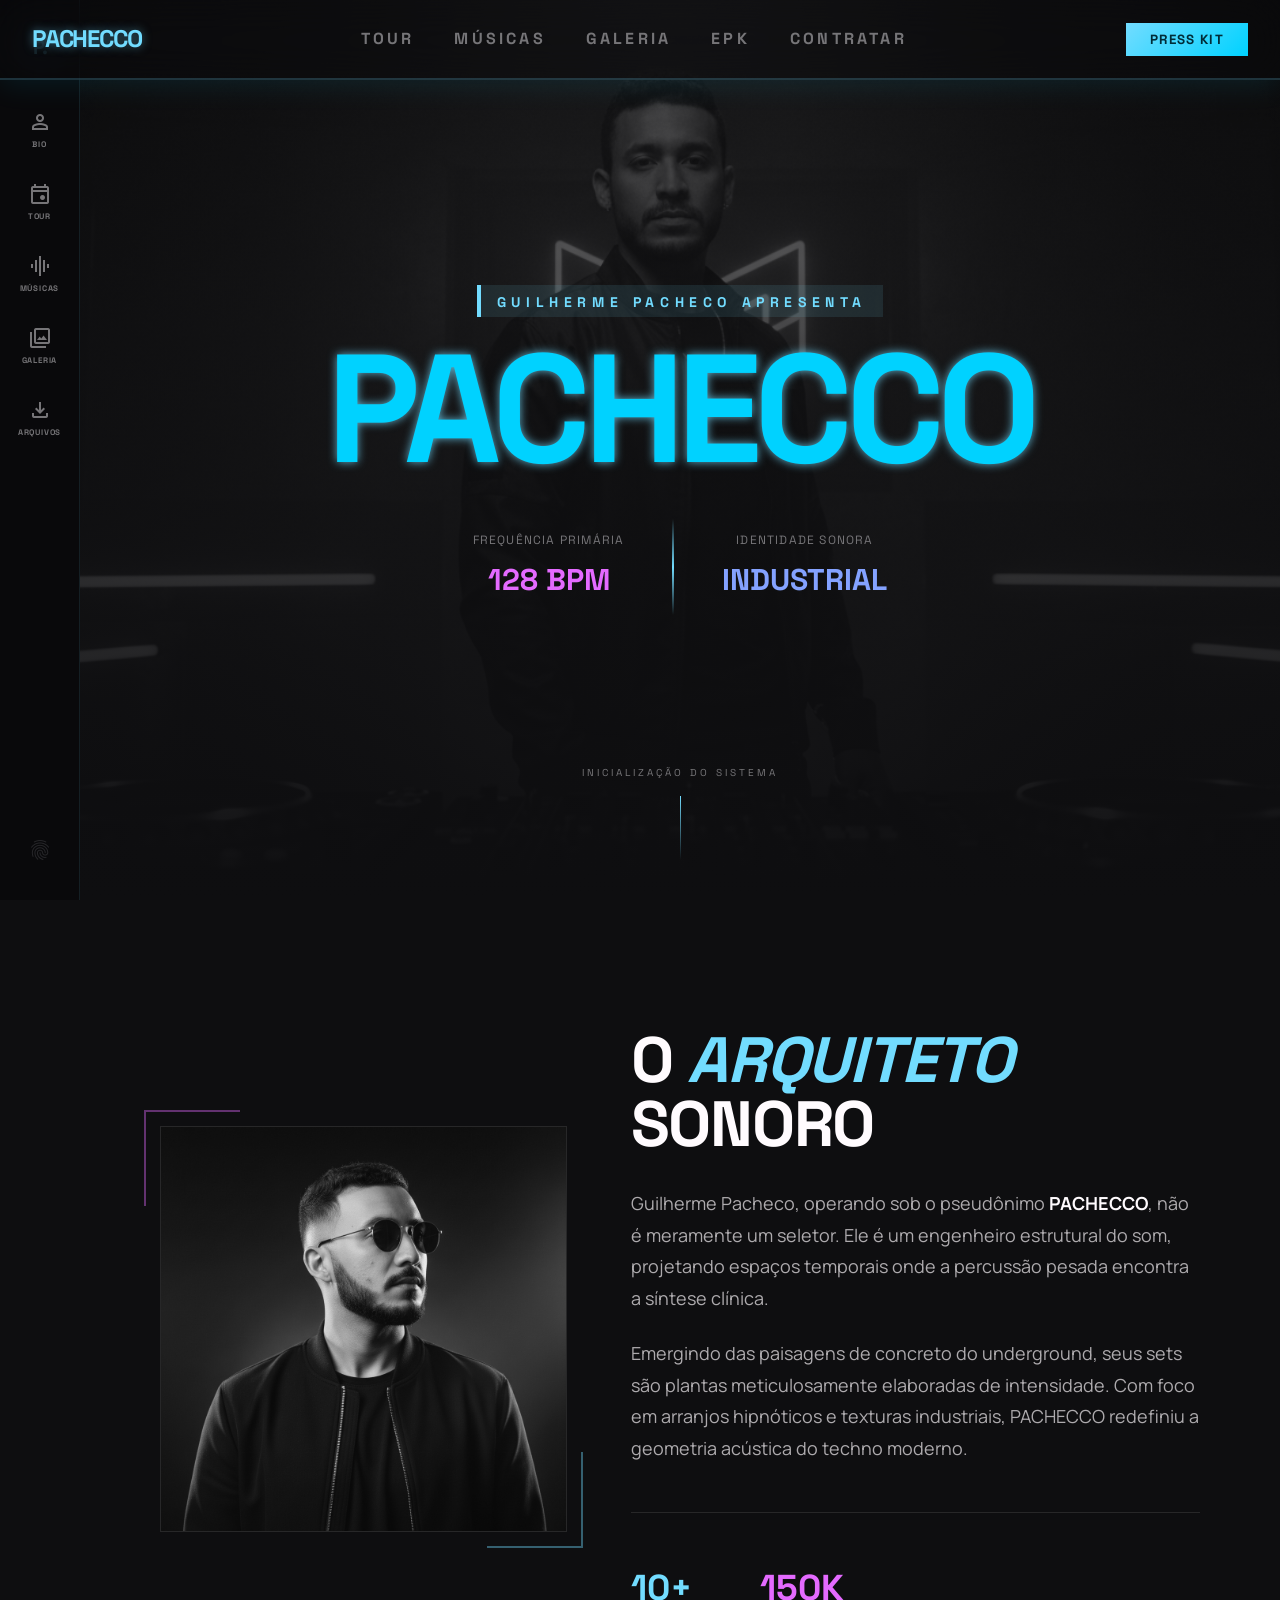
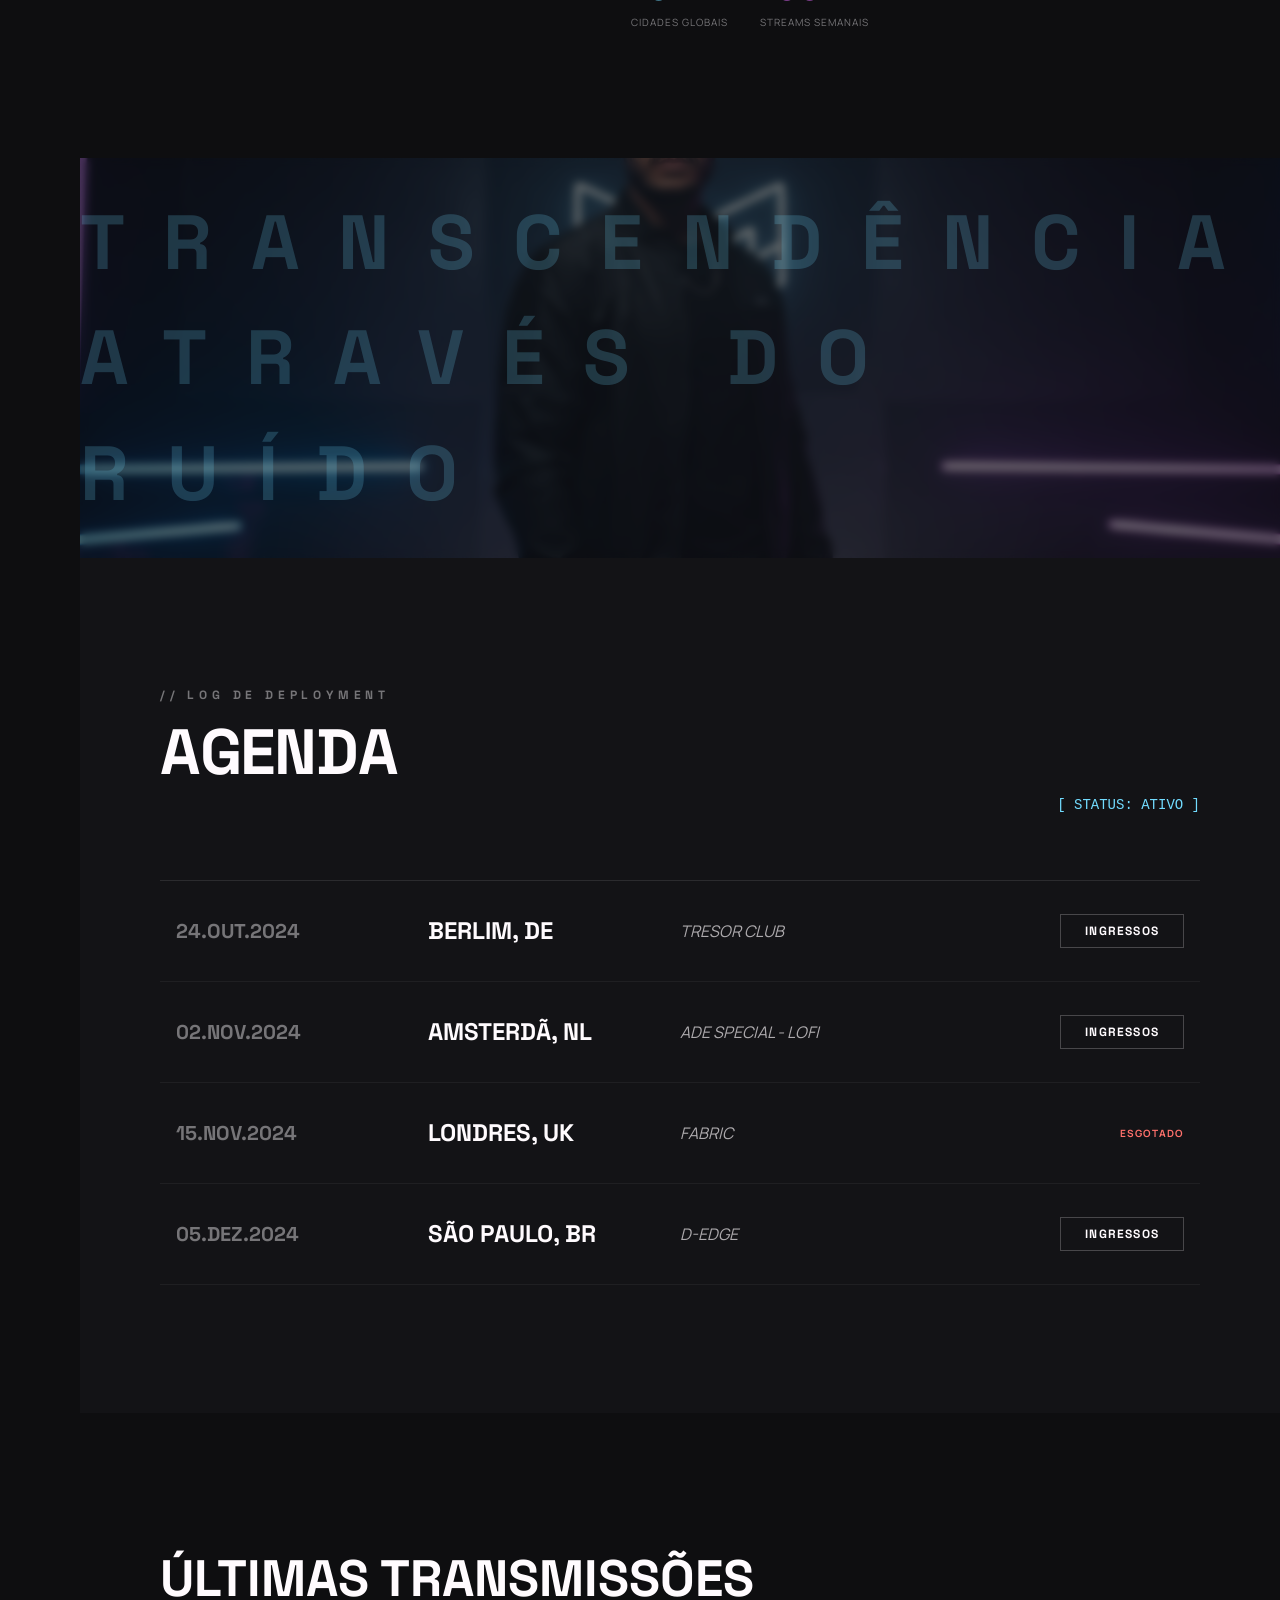
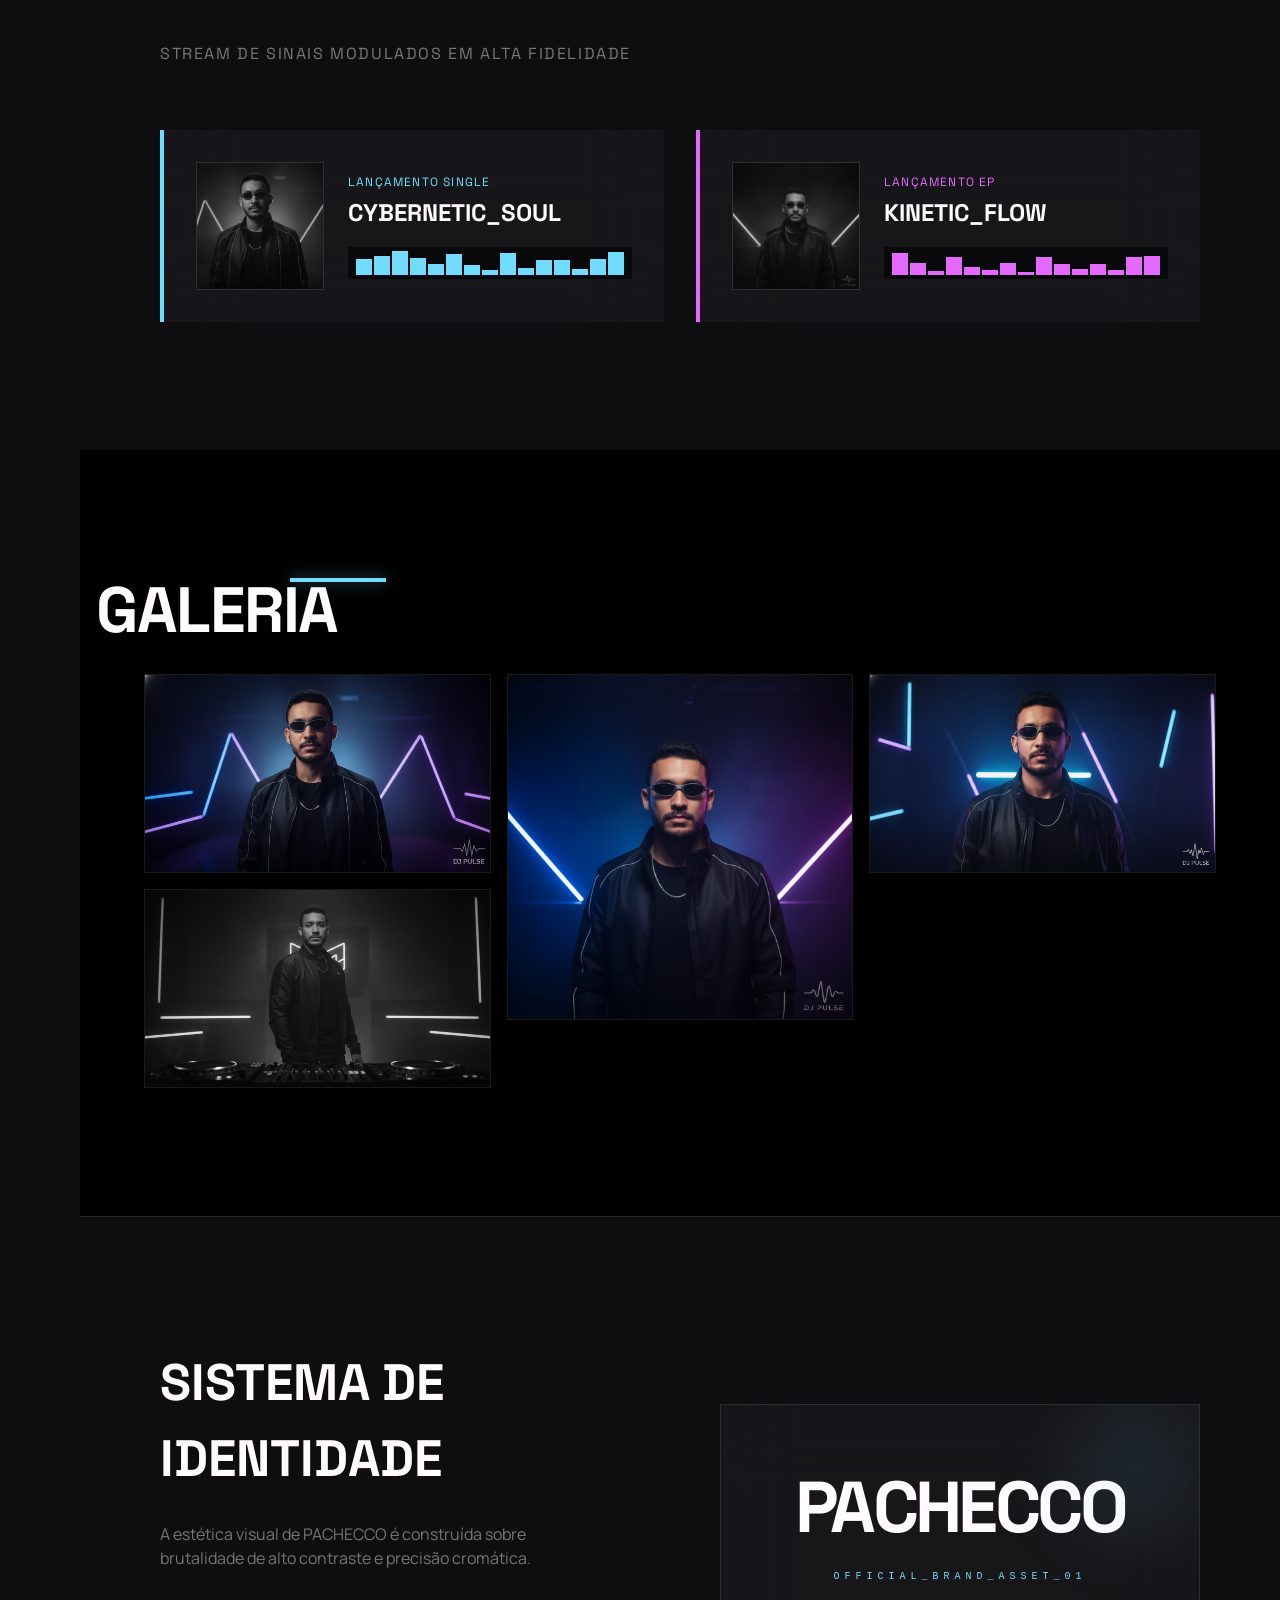
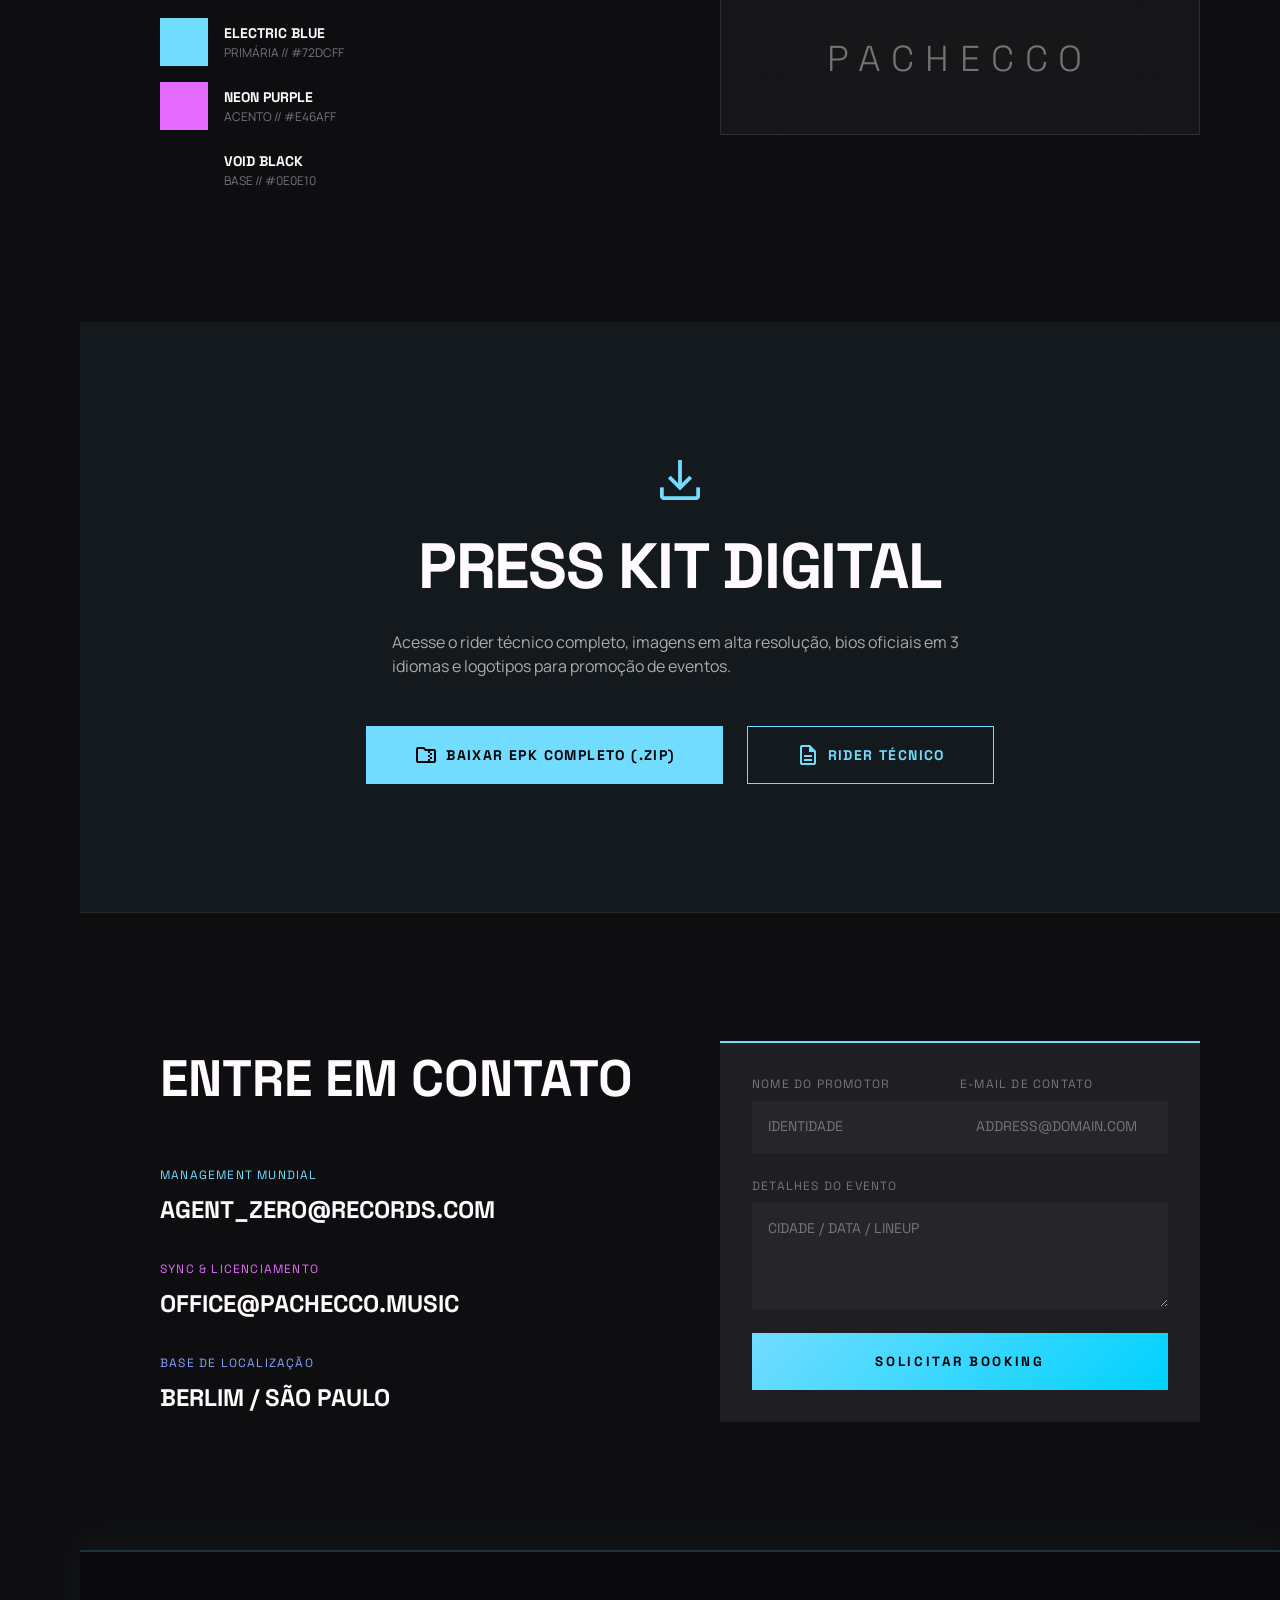
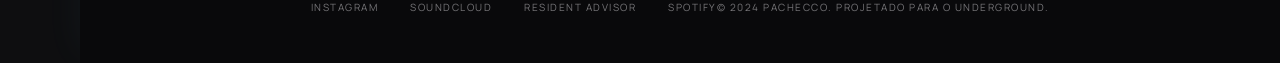
<file: gui2/index.html>
<!DOCTYPE html>
<html lang="pt-br">
<head>
    <meta charset="utf-8"/>
    <meta name="viewport" content="width=device-width, initial-scale=1.0"/>
    <title>PACHECCO | The Sonic Architect</title>
    <link href="https://fonts.googleapis.com/css2?family=Space+Grotesk:wght@300;400;500;600;700;800;900&family=Manrope:wght@200;300;400;500;600;700;800&display=swap" rel="stylesheet"/>
    <link href="https://fonts.googleapis.com/css2?family=Material+Symbols+Outlined:wght,FILL@100..700,0..1&display=swap" rel="stylesheet"/>
    <link rel="stylesheet" href="style.css"/>
</head>
<body class="dark-theme">
    <!-- Top Navigation -->
    <nav class="top-nav glass-nav">
        <div class="logo">PACHECCO</div>
        <div class="nav-links desktop-only">
            <a href="#tour">Tour</a>
            <a href="#music">Músicas</a>
            <a href="#gallery">Galeria</a>
            <a href="#epk" class="active">EPK</a>
            <a href="#booking">Contratar</a>
        </div>
        <button class="btn btn-primary">Press Kit</button>
    </nav>

    <!-- Side Navigation -->
    <aside class="side-nav desktop-only">
        <div class="side-logo">P.</div>
        <div class="side-icons">
            <a href="#bio" class="icon-link"><span class="material-symbols-outlined">person</span><span class="icon-label">Bio</span></a>
            <a href="#tour" class="icon-link"><span class="material-symbols-outlined">event</span><span class="icon-label">Tour</span></a>
            <a href="#music" class="icon-link"><span class="material-symbols-outlined">graphic_eq</span><span class="icon-label">Músicas</span></a>
            <a href="#gallery" class="icon-link"><span class="material-symbols-outlined">photo_library</span><span class="icon-label">Galeria</span></a>
            <a href="#epk" class="icon-link"><span class="material-symbols-outlined">download</span><span class="icon-label">Arquivos</span></a>
        </div>
        <div class="side-footer">
            <span class="material-symbols-outlined">fingerprint</span>
        </div>
    </aside>

    <main class="main-content">
        <!-- Hero Section -->
        <section id="hero" class="hero-section">
            <div class="hero-bg">
                <img src="assets/images/hero.png" alt="PACHECCO DJ Set Live"/>
                <div class="hero-overlay"></div>
            </div>
            <div class="hero-content">
                <div class="hero-badge">
                    <span>GUILHERME PACHECO APRESENTA</span>
                </div>
                <h1 class="hero-title neon-text-primary">PACHECCO</h1>
                <div class="hero-stats">
                    <div class="stat">
                        <span class="stat-label">Frequência Primária</span>
                        <span class="stat-value secondary-text">128 BPM</span>
                    </div>
                    <div class="stat-divider desktop-only"></div>
                    <div class="stat">
                        <span class="stat-label">Identidade Sonora</span>
                        <span class="stat-value tertiary-text">INDUSTRIAL</span>
                    </div>
                </div>
            </div>
            <!-- Scroll Indicator -->
            <div class="scroll-indicator">
                <span class="scroll-label">Inicialização do Sistema</span>
                <div class="scroll-line"></div>
            </div>
        </section>

        <!-- About Section -->
        <section id="bio" class="about-section layout-grid">
            <div class="about-image-wrapper">
                <div class="corner corner-top-left border-secondary"></div>
                <img src="assets/images/about.png" alt="Retrato de Guilherme Pacheco (PACHECCO)" class="about-img grayscale border-light"/>
                <div class="corner corner-bottom-right border-primary"></div>
            </div>
            <div class="about-text-content">
                <h2 class="section-title">O <span class="primary-text italic">Arquiteto</span> Sonoro</h2>
                <div class="about-desc">
                    <p>Guilherme Pacheco, operando sob o pseudônimo <strong class="text-on-surface">PACHECCO</strong>, não é meramente um seletor. Ele é um engenheiro estrutural do som, projetando espaços temporais onde a percussão pesada encontra a síntese clínica.</p>
                    <p>Emergindo das paisagens de concreto do underground, seus sets são plantas meticulosamente elaboradas de intensidade. Com foco em arranjos hipnóticos e texturas industriais, PACHECCO redefiniu a geometria acústica do techno moderno.</p>
                </div>
                <div class="about-stats-row border-top-light">
                    <div class="stat-item">
                        <div class="stat-number primary-text">10+</div>
                        <div class="stat-label-small">Cidades Globais</div>
                    </div>
                    <div class="stat-item">
                        <div class="stat-number secondary-text">150K</div>
                        <div class="stat-label-small">Streams Semanais</div>
                    </div>
                </div>
            </div>
        </section>

        <!-- Wide Divider -->
        <section class="wide-divider group">
            <img src="assets/images/hero.png" alt="Visual imersivo de palco PACHECCO" class="divider-bg scale-anim"/>
            <div class="divider-overlay"></div>
            <div class="divider-content">
                <div class="divider-text primary-text">TRANSCENDÊNCIA ATRAVÉS DO RUÍDO</div>
            </div>
        </section>

        <!-- Agenda Section -->
        <section id="tour" class="agenda-section surface-low">
            <div class="agenda-header">
                <div class="agenda-title-group">
                    <h2 class="agenda-subtitle">// LOG DE DEPLOYMENT</h2>
                    <h3 class="section-title">AGENDA</h3>
                </div>
                <div class="agenda-status">
                    <span class="status-text primary-text">[ STATUS: ATIVO ]</span>
                </div>
            </div>
            <div class="tour-list border-top-light">
                <!-- Tour Row -->
                <div class="tour-row group">
                    <div class="tour-date">24.OUT.2024</div>
                    <div class="tour-location">BERLIM, DE</div>
                    <div class="tour-venue">TRESOR CLUB</div>
                    <div class="tour-action"><button class="btn btn-outline">Ingressos</button></div>
                </div>
                <!-- Tour Row -->
                <div class="tour-row group">
                    <div class="tour-date">02.NOV.2024</div>
                    <div class="tour-location">AMSTERDÃ, NL</div>
                    <div class="tour-venue">ADE SPECIAL - LOFI</div>
                    <div class="tour-action"><button class="btn btn-outline">Ingressos</button></div>
                </div>
                <!-- Tour Row -->
                <div class="tour-row group">
                    <div class="tour-date">15.NOV.2024</div>
                    <div class="tour-location">LONDRES, UK</div>
                    <div class="tour-venue">FABRIC</div>
                    <div class="tour-action"><span class="status-soldout">ESGOTADO</span></div>
                </div>
                <!-- Tour Row -->
                <div class="tour-row group">
                    <div class="tour-date">05.DEZ.2024</div>
                    <div class="tour-location">SÃO PAULO, BR</div>
                    <div class="tour-venue">D-EDGE</div>
                    <div class="tour-action"><button class="btn btn-outline">Ingressos</button></div>
                </div>
            </div>
        </section>

        <!-- Music Section -->
        <section id="music" class="music-section relative">
            <div class="music-header">
                <h3 class="section-title-md">ÚLTIMAS TRANSMISSÕES</h3>
                <p class="subtitle">Stream de sinais modulados em alta fidelidade</p>
            </div>
            <div class="tracks-grid">
                <!-- Track 1 -->
                <div class="track-card glass border-left-primary">
                    <div class="track-cover group">
                        <img src="assets/images/track1.png" alt="Arte de lançamento" class="grayscale hover-color"/>
                        <div class="play-overlay">
                            <span class="material-symbols-outlined play-icon primary-text">play_circle</span>
                        </div>
                    </div>
                    <div class="track-info">
                        <div class="track-type primary-text">Lançamento Single</div>
                        <h4 class="track-title">CYBERNETIC_SOUL</h4>
                        <div class="visualizer" id="vis-1"></div>
                    </div>
                </div>
                <!-- Track 2 -->
                <div class="track-card glass border-left-secondary">
                    <div class="track-cover group">
                        <img src="assets/images/track2.png" alt="Arte de lançamento" class="grayscale hover-color"/>
                        <div class="play-overlay">
                            <span class="material-symbols-outlined play-icon secondary-text">play_circle</span>
                        </div>
                    </div>
                    <div class="track-info">
                        <div class="track-type secondary-text">Lançamento EP</div>
                        <h4 class="track-title">KINETIC_FLOW</h4>
                        <div class="visualizer" id="vis-2"></div>
                    </div>
                </div>
            </div>
        </section>

        <!-- Gallery Section -->
        <section id="gallery" class="gallery-section surface-lowest text-center">
            <div class="gallery-header mb-16">
                <h3 class="section-title relative-inline">
                    GALERIA
                    <div class="neon-line-primary"></div>
                </h3>
            </div>
            <div class="gallery-masonry">
                <div class="gallery-item group">
                    <img src="assets/images/track1.png" alt="Live @ Time Warp" class="hover-scale"/>
                    <div class="gallery-overlay primary-bg">
                        <span class="gallery-caption">Live @ Time Warp</span>
                    </div>
                </div>
                <div class="gallery-item group">
                    <img src="assets/images/hero.png" alt="Studio Sessions 2024" class="grayscale hover-color"/>
                    <div class="gallery-overlay secondary-bg">
                        <span class="gallery-caption">Studio Sessions 2024</span>
                    </div>
                </div>
                <div class="gallery-item group">
                    <img src="assets/images/track2.png" alt="Warehouse Set" class="hover-scale-heavy"/>
                    <div class="gallery-overlay tertiary-bg">
                        <span class="gallery-caption">Warehouse Set</span>
                    </div>
                </div>
                <div class="gallery-item group">
                    <img src="assets/images/gallery1.png" alt="Neon Nights" class="hover-scale"/>
                    <div class="gallery-overlay primary-bg">
                        <span class="gallery-caption">Neon Nights</span>
                    </div>
                </div>
            </div>
        </section>

        <!-- Identity System Section -->
        <section class="identity-section border-top-light">
            <div class="identity-grid">
                <div class="identity-text">
                    <h2 class="section-title-md">SISTEMA DE IDENTIDADE</h2>
                    <p class="identity-desc">A estética visual de PACHECCO é construída sobre brutalidade de alto contraste e precisão cromática.</p>
                    <div class="color-palette">
                        <div class="color-item">
                            <div class="color-swatch bg-primary"></div>
                            <div class="color-info">
                                <div class="color-name">Electric Blue</div>
                                <div class="color-hex">PRIMÁRIA // #72DCFF</div>
                            </div>
                        </div>
                        <div class="color-item">
                            <div class="color-swatch bg-secondary"></div>
                            <div class="color-info">
                                <div class="color-name">Neon Purple</div>
                                <div class="color-hex">ACENTO // #E46AFF</div>
                            </div>
                        </div>
                        <div class="color-item">
                            <div class="color-swatch bg-surface-highest"></div>
                            <div class="color-info">
                                <div class="color-name">Void Black</div>
                                <div class="color-hex">BASE // #0E0E10</div>
                            </div>
                        </div>
                    </div>
                </div>
                <div class="identity-visual glass border-light relative-overflow">
                    <div class="blur-blob"></div>
                    <div class="brand-huge">PACHECCO</div>
                    <div class="brand-asset-id primary-text">OFFICIAL_BRAND_ASSET_01</div>
                    <div class="brand-ghost">PACHECCO</div>
                </div>
            </div>
        </section>

        <!-- Downloads & EPK Section -->
        <section id="epk" class="epk-section bg-primary-dim text-center">
            <div class="epk-content">
                <span class="material-symbols-outlined epk-icon primary-text">download</span>
                <h2 class="section-title">PRESS KIT DIGITAL</h2>
                <p class="epk-desc">Acesse o rider técnico completo, imagens em alta resolução, bios oficiais em 3 idiomas e logotipos para promoção de eventos.</p>
                <div class="epk-buttons">
                    <button class="btn btn-solid-primary flex-center">
                        <span class="material-symbols-outlined mr-2">folder_zip</span>
                        BAIXAR EPK COMPLETO (.ZIP)
                    </button>
                    <button class="btn btn-outline-primary flex-center">
                        <span class="material-symbols-outlined mr-2">description</span>
                        RIDER TÉCNICO
                    </button>
                </div>
            </div>
        </section>

        <!-- Contact Section -->
        <section id="booking" class="contact-section border-top-light">
            <div class="contact-grid">
                <div class="contact-info">
                    <h3 class="section-title-md">ENTRE EM CONTATO</h3>
                    <div class="contact-details mt-12">
                        <div class="contact-item">
                            <div class="contact-label primary-text">Management Mundial</div>
                            <div class="contact-value">AGENT_ZERO@RECORDS.COM</div>
                        </div>
                        <div class="contact-item mt-8">
                            <div class="contact-label secondary-text">Sync & Licenciamento</div>
                            <div class="contact-value">OFFICE@PACHECCO.MUSIC</div>
                        </div>
                        <div class="contact-item mt-8">
                            <div class="contact-label tertiary-text">Base de Localização</div>
                            <div class="contact-value">BERLIM / SÃO PAULO</div>
                        </div>
                    </div>
                </div>
                <div class="contact-form surface-high border-top-primary-thick">
                    <form class="space-y-6">
                        <div class="form-row grid-2-col gap-6">
                            <div class="form-group space-y-2">
                                <label class="text-xs">NOME DO PROMOTOR</label>
                                <input type="text" placeholder="IDENTIDADE" class="input-glass w-full p-4"/>
                            </div>
                            <div class="form-group space-y-2">
                                <label class="text-xs">E-MAIL DE CONTATO</label>
                                <input type="email" placeholder="ADDRESS@DOMAIN.COM" class="input-glass w-full p-4"/>
                            </div>
                        </div>
                        <div class="form-group space-y-2 mt-6">
                            <label class="text-xs">DETALHES DO EVENTO</label>
                            <textarea placeholder="CIDADE / DATA / LINEUP" rows="4" class="input-glass w-full p-4"></textarea>
                        </div>
                        <button type="submit" class="btn btn-submit w-full mt-6">SOLICITAR BOOKING</button>
                    </form>
                </div>
            </div>
        </section>

        <!-- Footer -->
        <footer class="footer surface-lowest border-top-cyan shadow-cyan flex-col flex-center">
            <div class="footer-links flex-center wrap gap-8">
                <a href="#">Instagram</a>
                <a href="#">Soundcloud</a>
                <a href="#">Resident Advisor</a>
                <a href="#">Spotify</a>
            </div>
            <p class="footer-copy mt-4">© 2024 PACHECCO. PROJETADO PARA O UNDERGROUND.</p>
        </footer>
    </main>
    <script src="script.js"></script>
</body>
</html>
</file>
<file: gui2/style.css>
:root {
    /* Colors */
    --primary: #72dcff;
    --primary-container: #00d2ff;
    --on-primary-fixed: #002c38;
    --secondary: #e46aff;
    --tertiary: #84a2ff;
    
    --background: #0e0e10;
    --surface-lowest: #000000;
    --surface-low: #131316;
    --surface: #0e0e10;
    --surface-high: #1f1f22;
    --surface-highest: #262529;
    
    --on-surface: #fffbfe;
    --on-surface-variant: #adaaad;
    --outline: #767578;
    --outline-variant: #48474a;
    --error: #ff716c;

    /* Typography */
    --font-headline: 'Space Grotesk', sans-serif;
    --font-body: 'Manrope', sans-serif;
}

/* Base Styles */
* {
    box-sizing: border-box;
    margin: 0;
    padding: 0;
}

html {
    scroll-behavior: smooth;
}

body {
    background-color: var(--background);
    color: var(--on-surface);
    font-family: var(--font-body);
    overflow-x: hidden;
    line-height: 1.5;
}

h1, h2, h3, h4, h5, h6, .font-headline {
    font-family: var(--font-headline);
}

a {
    text-decoration: none;
    color: inherit;
}

button, input, textarea {
    font-family: inherit;
}

/* Typography Classes */
.primary-text { color: var(--primary); }
.secondary-text { color: var(--secondary); }
.tertiary-text { color: var(--tertiary); }
.text-on-surface { color: var(--on-surface); }
.text-xs { font-size: 0.75rem; letter-spacing: 0.1em; text-transform: uppercase; }
.italic { font-style: italic; }
.neon-text-primary { text-shadow: 0 0 10px rgba(114, 220, 255, 0.8); }

/* Layout Classes */
.surface-lowest { background-color: var(--surface-lowest); }
.surface-low { background-color: var(--surface-low); }
.surface-high { background-color: var(--surface-high); }
.surface-highest { background-color: var(--surface-highest); }
.bg-primary-dim { background-color: rgba(114, 220, 255, 0.05); }

/* Top Navigation */
.top-nav {
    position: fixed;
    top: 0;
    width: 100%;
    z-index: 50;
    background: rgba(9, 9, 11, 0.4);
    backdrop-filter: blur(24px);
    border-bottom: 2px solid rgba(114, 220, 255, 0.2);
    display: flex;
    justify-content: space-between;
    align-items: center;
    padding: 0 2rem;
    height: 5rem;
    box-shadow: 0 4px 30px rgba(0, 210, 255, 0.1);
}

.logo {
    font-size: 1.5rem;
    font-weight: 900;
    letter-spacing: -0.05em;
    color: var(--primary);
    font-family: var(--font-headline);
    text-transform: uppercase;
    text-shadow: 0 0 10px rgba(114, 220, 255, 0.5);
}

.nav-links {
    display: flex;
    gap: 2.5rem;
    font-family: var(--font-headline);
    text-transform: uppercase;
    letter-spacing: 0.2em;
    font-weight: 700;
}

.nav-links a {
    color: var(--outline);
    transition: color 0.3s, transform 0.3s;
}

.nav-links a:hover {
    color: #a5f3fc;
    transform: skewX(-10deg);
}

.nav-links a.active {
    color: var(--primary);
    border-bottom: 2px solid var(--primary);
    padding-bottom: 4px;
}

/* Side Navigation */
.side-nav {
    position: fixed;
    left: 0;
    top: 0;
    height: 100vh;
    width: 5rem;
    background-color: #09090b;
    border-right: 1px solid rgba(114, 220, 255, 0.1);
    z-index: 40;
    display: flex;
    flex-direction: column;
    align-items: center;
    padding: 2rem 0;
}

.side-logo {
    color: var(--primary);
    font-weight: 900;
    font-size: 1.25rem;
    font-family: var(--font-headline);
    letter-spacing: -0.05em;
    margin-bottom: 3rem;
}

.side-icons {
    display: flex;
    flex-direction: column;
    gap: 2rem;
    flex-grow: 1;
}

.icon-link {
    display: flex;
    flex-direction: column;
    align-items: center;
    gap: 4px;
    color: var(--outline);
    transition: all 0.2s;
}

.icon-link:hover {
    color: var(--primary);
}

.icon-label {
    font-family: var(--font-headline);
    font-size: 8px;
    font-weight: 700;
    text-transform: uppercase;
    letter-spacing: 0.1em;
}

.side-footer {
    margin-top: auto;
    color: #27272a;
}

.main-content {
    margin-left: 5rem;
}

/* Hero Section */
.hero-section {
    position: relative;
    height: 100vh;
    display: flex;
    align-items: center;
    justify-content: center;
    overflow: hidden;
}

.hero-bg {
    position: absolute;
    inset: 0;
    z-index: 0;
}

.hero-bg img {
    width: 100%;
    height: 100%;
    object-fit: cover;
    opacity: 0.5;
    filter: grayscale(100%);
    transition: filter 1s;
}

.hero-bg img:hover {
    filter: grayscale(0%);
}

.hero-overlay {
    position: absolute;
    inset: 0;
    background: linear-gradient(to bottom, rgba(14, 14, 16, 0.2), rgba(14, 14, 16, 0.6), var(--background));
}

.hero-content {
    position: relative;
    z-index: 10;
    text-align: center;
    padding: 0 1rem;
}

.hero-badge {
    display: inline-block;
    padding: 0.25rem 1rem;
    background-color: rgba(114, 220, 255, 0.1);
    border-left: 4px solid var(--primary);
    margin-bottom: 1rem;
}

.hero-badge span {
    color: var(--primary);
    font-family: var(--font-headline);
    text-transform: uppercase;
    letter-spacing: 0.4em;
    font-size: 0.875rem;
    font-weight: 700;
}

.hero-title {
    font-size: clamp(4rem, 12vw, 10rem);
    font-weight: 900;
    text-transform: uppercase;
    letter-spacing: -0.05em;
    line-height: 1;
    color: var(--primary-container);
}

.hero-stats {
    margin-top: 2rem;
    display: flex;
    flex-direction: column;
    align-items: center;
    justify-content: center;
    gap: 3rem;
}

.stat {
    display: flex;
    flex-direction: column;
    align-items: center;
}

.stat-label {
    color: var(--outline);
    font-family: var(--font-headline);
    font-size: 0.75rem;
    letter-spacing: 0.1em;
    text-transform: uppercase;
    margin-bottom: 0.5rem;
}

.stat-value {
    font-family: var(--font-headline);
    font-size: 1.875rem;
    font-weight: 700;
}

.stat-divider {
    height: 6rem;
    width: 2px;
    background: linear-gradient(to bottom, transparent, var(--primary), transparent);
}

.scroll-indicator {
    position: absolute;
    bottom: 2.5rem;
    left: 50%;
    transform: translateX(-50%);
    display: flex;
    flex-direction: column;
    align-items: center;
    gap: 1rem;
}

.scroll-label {
    font-family: var(--font-headline);
    font-size: 10px;
    letter-spacing: 0.3em;
    text-transform: uppercase;
    color: var(--outline);
}

.scroll-line {
    width: 1px;
    height: 4rem;
    background: linear-gradient(to bottom, var(--primary), transparent);
}

/* Typography & Layout Shared */
.section-title {
    font-size: clamp(3rem, 5vw, 4.5rem);
    font-weight: 900;
    font-family: var(--font-headline);
    text-transform: uppercase;
    letter-spacing: -0.02em;
    line-height: 1;
    margin-bottom: 2rem;
}

.section-title-md {
    font-size: clamp(2rem, 4vw, 3.5rem);
    font-weight: 900;
    font-family: var(--font-headline);
    text-transform: uppercase;
    margin-bottom: 1.5rem;
}

/* About Section */
.about-section {
    padding: 8rem 5rem;
    display: grid;
    grid-template-columns: 5fr 7fr;
    gap: 4rem;
    align-items: center;
}

.about-image-wrapper {
    position: relative;
    order: 1;
}

.about-img {
    width: 100%;
    display: block;
    filter: grayscale(100%);
    border: 1px solid rgba(255,255,255,0.05);
}

.corner {
    position: absolute;
    width: 6rem;
    height: 6rem;
}

.corner-top-left {
    top: -1rem;
    left: -1rem;
    border-top: 2px solid rgba(228, 106, 255, 0.4);
    border-left: 2px solid rgba(228, 106, 255, 0.4);
}

.corner-bottom-right {
    bottom: -1rem;
    right: -1rem;
    border-bottom: 2px solid rgba(114, 220, 255, 0.4);
    border-right: 2px solid rgba(114, 220, 255, 0.4);
}

.about-text-content {
    order: 2;
}

.about-desc {
    color: var(--on-surface-variant);
    font-size: 1.125rem;
    line-height: 1.75;
    max-width: 42rem;
    margin-bottom: 3rem;
}

.about-desc p {
    margin-bottom: 1.5rem;
}

.about-stats-row {
    display: flex;
    align-items: center;
    gap: 2rem;
    padding-top: 3rem;
}

.border-top-light {
    border-top: 1px solid rgba(255, 255, 255, 0.1);
}

.border-light {
    border: 1px solid rgba(255, 255, 255, 0.1);
}

.stat-item {
    display: flex;
    flex-direction: column;
}

.stat-number {
    font-family: var(--font-headline);
    font-size: 2.25rem;
    font-weight: 700;
}

.stat-label-small {
    color: var(--outline);
    text-transform: uppercase;
    font-size: 10px;
    letter-spacing: 0.1em;
}

/* Wide Divider */
.wide-divider {
    height: 400px;
    position: relative;
    overflow: hidden;
}

.divider-bg {
    width: 100%;
    height: 100%;
    object-fit: cover;
    transform: scale(1.1);
    transition: transform 3s;
}

.wide-divider:hover .divider-bg {
    transform: scale(1);
}

.divider-overlay {
    position: absolute;
    inset: 0;
    background-color: rgba(14, 14, 16, 0.6);
    backdrop-filter: blur(4px);
}

.divider-content {
    position: absolute;
    inset: 0;
    display: flex;
    align-items: center;
    justify-content: center;
}

.divider-text {
    font-size: 6vw;
    font-weight: 900;
    font-family: var(--font-headline);
    opacity: 0.2;
    letter-spacing: 0.5em;
    user-select: none;
}

/* Agenda Section */
.agenda-section {
    padding: 8rem 5rem;
}

.agenda-header {
    display: flex;
    justify-content: space-between;
    align-items: flex-end;
    margin-bottom: 4rem;
    flex-wrap: wrap;
    gap: 1rem;
}

.agenda-subtitle {
    color: var(--outline);
    font-family: var(--font-headline);
    text-transform: uppercase;
    letter-spacing: 0.4em;
    font-size: 0.75rem;
    margin-bottom: 1rem;
}

.agenda-status .status-text {
    font-family: monospace;
    font-size: 0.875rem;
}

.tour-row {
    display: grid;
    grid-template-columns: 1fr;
    padding: 2rem 1rem;
    border-bottom: 1px solid rgba(255, 255, 255, 0.05);
    align-items: center;
    transition: background-color 0.3s;
}

.tour-row:hover {
    background-color: var(--surface-high);
}

.tour-date {
    color: var(--outline);
    font-family: var(--font-headline);
    font-weight: 700;
    font-size: 1.25rem;
    text-transform: uppercase;
}

.tour-location {
    font-size: 1.5rem;
    font-weight: 700;
    text-transform: uppercase;
    font-family: var(--font-headline);
    transition: color 0.3s;
}

.tour-row:hover .tour-location {
    color: var(--primary);
}

.tour-venue {
    color: var(--on-surface-variant);
    font-style: italic;
}

.tour-action {
    display: flex;
    justify-content: flex-end;
}

.status-soldout {
    color: var(--error);
    text-transform: uppercase;
    letter-spacing: 0.1em;
    font-size: 10px;
    font-weight: 700;
    padding: 0.5rem 0;
}

/* Music Section */
.music-section {
    padding: 8rem 5rem;
}

.music-header {
    margin-bottom: 4rem;
}

.subtitle {
    color: var(--outline);
    font-family: var(--font-headline);
    letter-spacing: 0.1em;
    text-transform: uppercase;
}

.tracks-grid {
    display: grid;
    grid-template-columns: 1fr;
    gap: 2rem;
}

.glass {
    background: rgba(38, 37, 41, 0.4);
    backdrop-filter: blur(40px);
    -webkit-backdrop-filter: blur(40px);
}

.track-card {
    padding: 2rem;
    display: flex;
    gap: 1.5rem;
    align-items: center;
}

.border-left-primary { border-left: 4px solid var(--primary); }
.border-left-secondary { border-left: 4px solid var(--secondary); }

.track-cover {
    width: 8rem;
    height: 8rem;
    background-color: #18181b;
    border: 1px solid rgba(255, 255, 255, 0.1);
    flex-shrink: 0;
    position: relative;
    overflow: hidden;
}

.track-cover img {
    width: 100%;
    height: 100%;
    object-fit: cover;
    opacity: 0.8;
    transition: filter 0.3s, opacity 0.3s;
}

.grayscale { filter: grayscale(100%); }

.track-cover:hover img {
    filter: grayscale(0%);
    opacity: 1;
}

.play-overlay {
    position: absolute;
    inset: 0;
    display: flex;
    align-items: center;
    justify-content: center;
    opacity: 0;
    transition: opacity 0.3s;
}

.track-cover:hover .play-overlay {
    opacity: 1;
}

.play-icon {
    font-size: 2.5rem;
    font-variation-settings: 'FILL' 1;
}

.track-info {
    flex-grow: 1;
}

.track-type {
    font-size: 0.75rem;
    font-family: var(--font-headline);
    text-transform: uppercase;
    letter-spacing: 0.1em;
    margin-bottom: 0.25rem;
}

.track-title {
    font-size: 1.5rem;
    font-family: var(--font-headline);
    font-weight: 700;
    text-transform: uppercase;
    margin-bottom: 1rem;
}

.visualizer {
    width: 100%;
    height: 2rem;
    background-color: #09090b;
    display: flex;
    align-items: flex-end;
    gap: 2px;
    padding: 4px 8px;
}

.vis-bar {
    width: 100%;
    transition: height 0.1s ease-in-out;
}

/* Gallery Section */
.gallery-section {
    padding: 8rem 1rem;
}

.relative-inline {
    display: inline-block;
    position: relative;
}

.neon-line-primary {
    position: absolute;
    right: -3rem;
    top: 0;
    height: 4px;
    width: 6rem;
    background-color: var(--primary);
    box-shadow: 0 0 15px rgba(114, 220, 255, 0.5);
}

.gallery-masonry {
    column-count: 1;
    column-gap: 1rem;
    padding: 0 3rem;
}

.gallery-item {
    break-inside: avoid;
    position: relative;
    overflow: hidden;
    border: 1px solid rgba(255, 255, 255, 0.1);
    margin-bottom: 1rem;
}

.gallery-item img {
    width: 100%;
    display: block;
    transition: transform 0.7s, filter 0.7s;
}

.hover-scale:hover { transform: scale(1.05); }
.hover-scale-heavy:hover { transform: scale(1.1); }
.hover-color:hover { filter: grayscale(0%); }

.gallery-overlay {
    position: absolute;
    inset: 0;
    opacity: 0;
    transition: opacity 0.3s;
    display: flex;
    align-items: flex-end;
    padding: 1rem;
}

.gallery-item:hover .gallery-overlay { opacity: 1; }

.primary-bg { background-color: rgba(114, 220, 255, 0.2); }
.secondary-bg { background-color: rgba(228, 106, 255, 0.2); }
.tertiary-bg { background-color: rgba(132, 162, 255, 0.2); }

.gallery-caption {
    color: white;
    font-family: var(--font-headline);
    font-size: 10px;
    letter-spacing: 0.1em;
    text-transform: uppercase;
}

/* Identity System Section */
.identity-section {
    padding: 8rem 5rem;
}

.identity-grid {
    display: grid;
    grid-template-columns: 1fr;
    gap: 5rem;
    align-items: center;
}

.identity-desc {
    color: var(--outline);
    margin-bottom: 3rem;
    max-width: 28rem;
}

.color-palette {
    display: flex;
    flex-direction: column;
    gap: 1rem;
}

.color-item {
    display: flex;
    align-items: center;
    gap: 1rem;
}

.color-swatch {
    width: 3rem;
    height: 3rem;
}

.bg-primary { background-color: var(--primary); }
.bg-secondary { background-color: var(--secondary); }

.color-name {
    font-size: 0.875rem;
    font-weight: 700;
    font-family: var(--font-headline);
    text-transform: uppercase;
}

.color-hex {
    font-size: 0.75rem;
    color: var(--outline);
}

.identity-visual {
    padding: 3rem;
    display: flex;
    flex-direction: column;
    align-items: center;
    justify-content: center;
    position: relative;
}

.relative-overflow { overflow: hidden; }

.blur-blob {
    position: absolute;
    top: 0;
    right: 0;
    width: 8rem;
    height: 8rem;
    background-color: rgba(114, 220, 255, 0.1);
    filter: blur(40px);
    border-radius: 50%;
}

.brand-huge {
    font-size: clamp(3rem, 6vw, 4.5rem);
    font-weight: 900;
    font-family: var(--font-headline);
    text-transform: uppercase;
    letter-spacing: -0.05em;
    margin-bottom: 0.5rem;
}

.brand-asset-id {
    font-family: monospace;
    font-size: 10px;
    letter-spacing: 0.5em;
    margin-bottom: 3rem;
}

.brand-ghost {
    font-size: clamp(2rem, 4vw, 2.25rem);
    font-weight: 300;
    font-family: var(--font-headline);
    text-transform: uppercase;
    letter-spacing: 0.3em;
    color: rgba(255, 255, 255, 0.4);
}

/* EPK Section */
.epk-section {
    padding: 8rem 5rem;
}

.epk-content {
    display: flex;
    flex-direction: column;
    align-items: center;
}

.epk-icon {
    font-size: 3.75rem;
    margin-bottom: 1.5rem;
}

.epk-desc {
    color: var(--on-surface-variant);
    max-width: 36rem;
    margin-bottom: 3rem;
}

.epk-buttons {
    display: flex;
    flex-wrap: wrap;
    justify-content: center;
    gap: 1.5rem;
}

/* Contact Section */
.contact-section {
    padding: 8rem 5rem;
}

.contact-grid {
    display: grid;
    grid-template-columns: 1fr;
    gap: 5rem;
}

.mt-12 { margin-top: 3rem; }
.mt-8 { margin-top: 2rem; }
.mt-6 { margin-top: 1.5rem; }

.contact-label {
    font-family: var(--font-headline);
    font-size: 0.75rem;
    text-transform: uppercase;
    letter-spacing: 0.1em;
    margin-bottom: 0.5rem;
}

.contact-value {
    font-size: 1.5rem;
    font-weight: 700;
    font-family: var(--font-headline);
    text-transform: uppercase;
}

.contact-form {
    padding: 2rem;
}

.border-top-primary-thick {
    border-top: 2px solid var(--primary);
}

.form-group {
    display: flex;
    flex-direction: column;
}

.form-group label {
    color: var(--outline);
    font-family: var(--font-headline);
}

.input-glass {
    background-color: var(--surface-highest);
    border: none;
    border-bottom: 2px solid transparent;
    color: white;
    font-family: var(--font-headline);
    text-transform: uppercase;
    font-size: 0.875rem;
    outline: none;
    transition: border-color 0.3s;
}

.input-glass:focus {
    border-bottom-color: var(--primary);
}

/* Buttons */
.btn {
    cursor: pointer;
    font-family: var(--font-headline);
    font-weight: 700;
    text-transform: uppercase;
    transition: all 0.3s;
    border: none;
}

.btn-primary {
    background: linear-gradient(135deg, var(--primary), var(--primary-container));
    color: var(--on-primary-fixed);
    padding: 0.5rem 1.5rem;
    letter-spacing: 0.1em;
}

.btn-primary:hover {
    transform: scale(1.05);
}

.btn-primary:active {
    transform: scale(0.95);
}

.btn-outline {
    background: transparent;
    border: 1px solid var(--outline-variant);
    color: var(--on-surface);
    padding: 0.5rem 1.5rem;
    font-size: 0.75rem;
    letter-spacing: 0.1em;
}

.btn-outline:hover {
    background-color: var(--primary);
    color: black;
    border-color: var(--primary);
}

.btn-solid-primary {
    background-color: var(--primary);
    color: black;
    padding: 1rem 3rem;
    font-size: 0.875rem;
    letter-spacing: 0.1em;
}

.btn-solid-primary:hover {
    background-color: white;
}

.btn-outline-primary {
    background: transparent;
    border: 1px solid var(--primary);
    color: var(--primary);
    padding: 1rem 3rem;
    font-size: 0.875rem;
    letter-spacing: 0.1em;
}

.btn-outline-primary:hover {
    background-color: rgba(114, 220, 255, 0.1);
}

.btn-submit {
    background: linear-gradient(135deg, var(--primary), var(--primary-container));
    color: black;
    padding: 1.25rem;
    font-weight: 900;
    letter-spacing: 0.2em;
}

.btn-submit:hover {
    transform: skewX(-2deg);
}

/* Utils */
.flex-center {
    display: flex;
    align-items: center;
    justify-content: center;
}
.gap-8 { gap: 2rem; }
.mr-2 { margin-right: 0.5rem; }
.w-full { width: 100%; }
.p-4 { padding: 1rem; }
.space-y-6 > * + * { margin-top: 1.5rem; }
.space-y-2 > * + * { margin-top: 0.5rem; }

/* Footer */
.footer {
    padding: 3rem 1rem;
    background-color: #09090b;
}

.border-top-cyan { border-top: 2px solid rgba(114, 220, 255, 0.2); }
.shadow-cyan { box-shadow: 0 -10px 40px rgba(114, 220, 255, 0.05); }

.footer-links a {
    font-family: var(--font-body);
    font-size: 10px;
    text-transform: uppercase;
    letter-spacing: 0.15em;
    color: var(--outline);
    transition: all 0.3s;
}

.footer-links a:hover {
    color: var(--primary);
    letter-spacing: 0.2em;
}

.footer-copy {
    font-family: var(--font-body);
    font-size: 10px;
    text-transform: uppercase;
    letter-spacing: 0.15em;
    color: var(--outline);
}

/* Responsive Overrides */
@media (min-width: 768px) {
    .tour-row {
        grid-template-columns: repeat(4, 1fr);
    }
    .grid-2-col {
        display: grid;
        grid-template-columns: 1fr 1fr;
    }
    .gallery-masonry {
        column-count: 2;
    }
}

@media (min-width: 1024px) {
    .hero-stats {
        flex-direction: row;
    }
    .tracks-grid, .identity-grid, .contact-grid {
        grid-template-columns: 1fr 1fr;
    }
    .gallery-masonry {
        column-count: 3;
    }
    .about-image-wrapper {
        order: unset; /* Remove order reversal for desktop */
    }
    .about-text-content {
        order: unset;
    }
}

@media (max-width: 767px) {
    .desktop-only { display: none !important; }
    .main-content { margin-left: 0; }
    .hero-title { font-size: 12vw; }
    .about-section, .agenda-section, .music-section, .identity-section, .epk-section, .contact-section {
        padding: 4rem 2rem;
    }
    .about-section {
        grid-template-columns: 1fr;
    }
    .top-nav { padding: 0 1rem; }
    .gallery-masonry { padding: 0 1rem; }
}
</file>
